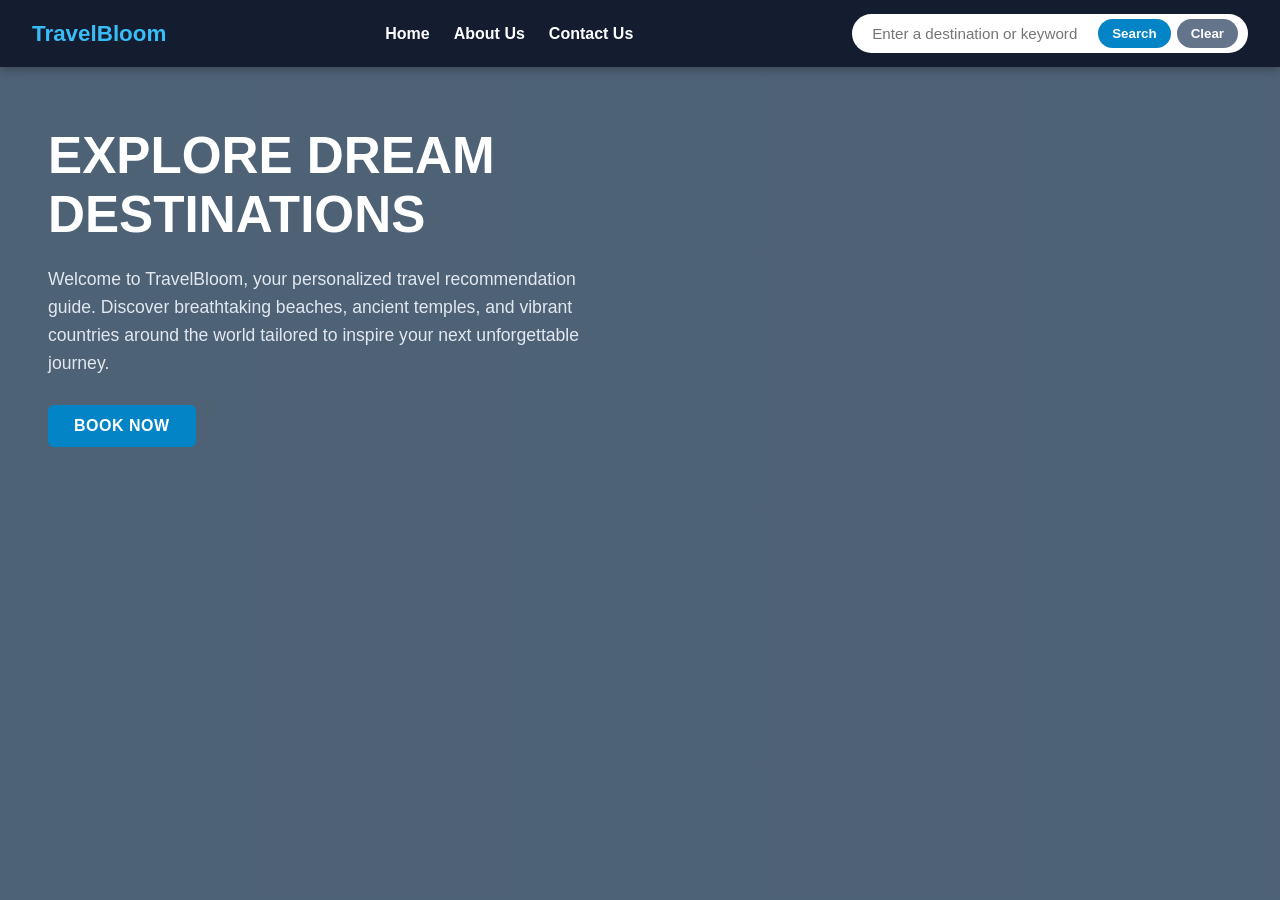
<file: index.html>
<!DOCTYPE html>
<html lang="en">
<head>
  <meta charset="UTF-8">
  <meta name="viewport" content="width=device-width, initial-scale=1.0">
  <title>TravelBloom - Travel Recommendation Platform</title>
  <link rel="stylesheet" href="style.css">
</head>
<body>
  <nav>
    <div class="logo">TravelBloom</div>
    <ul class="nav-links">
      <li><a href="index.html">Home</a></li>
      <li><a href="about.html">About Us</a></li>
      <li><a href="contact.html">Contact Us</a></li>
    </ul>
    <div class="search-container">
      <input type="text" id="searchInput" placeholder="Enter a destination or keyword">
      <button type="button" id="btnSearch">Search</button>
      <button type="button" id="btnClear">Clear</button>
    </div>
  </nav>

  <main class="main-wrapper">
    <section class="hero-section">
      <h1>Explore Dream Destinations</h1>
      <p>
        Welcome to TravelBloom, your personalized travel recommendation guide.
        Discover breathtaking beaches, ancient temples, and vibrant countries around
        the world tailored to inspire your next unforgettable journey.
      </p>
      <a href="#resultsContainer" class="cta-btn">BOOK NOW</a>
    </section>

    <section id="resultsContainer" class="results-container" aria-live="polite"></section>
  </main>

  <script src="travel_recommendation.js"></script>
</body>
</html>
</file>
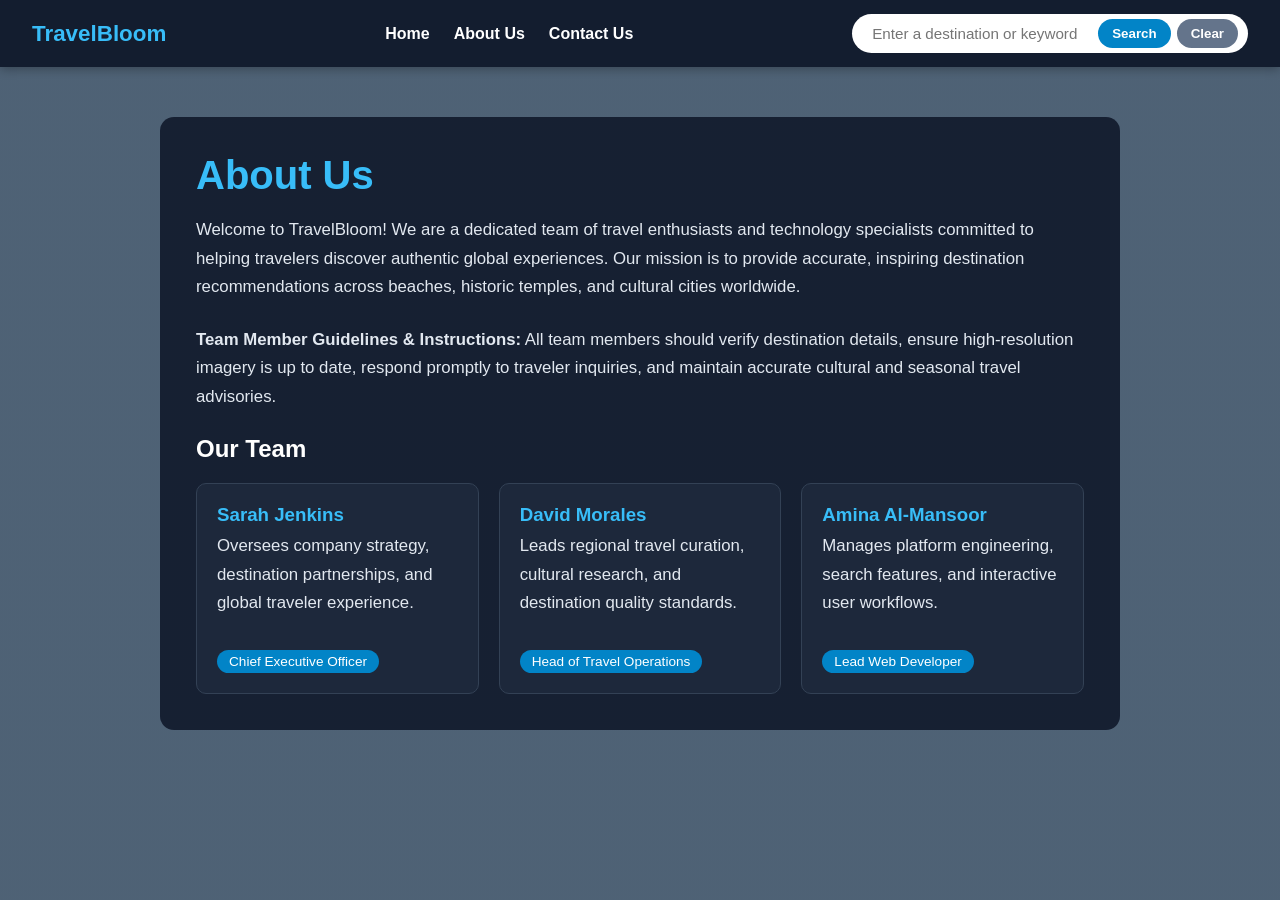
<file: about.html>
<!DOCTYPE html>
<html lang="en">
<head>
  <meta charset="UTF-8">
  <meta name="viewport" content="width=device-width, initial-scale=1.0">
  <title>About Us - TravelBloom</title>
  <link rel="stylesheet" href="style.css">
</head>
<body>
  <nav>
    <div class="logo">TravelBloom</div>
    <ul class="nav-links">
      <li><a href="index.html">Home</a></li>
      <li><a href="about.html">About Us</a></li>
      <li><a href="contact.html">Contact Us</a></li>
    </ul>
    <div class="search-container">
      <input type="text" id="searchInput" placeholder="Enter a destination or keyword">
      <button type="button" id="btnSearch" onclick="window.location.href='index.html'">Search</button>
      <button type="button" id="btnClear" onclick="document.getElementById('searchInput').value=''">Clear</button>
    </div>
  </nav>

  <main class="page-section">
    <h1>About Us</h1>
    <p>
      Welcome to TravelBloom! We are a dedicated team of travel enthusiasts and technology
      specialists committed to helping travelers discover authentic global experiences.
      Our mission is to provide accurate, inspiring destination recommendations across beaches,
      historic temples, and cultural cities worldwide.
    </p>
    <p>
      <strong>Team Member Guidelines &amp; Instructions:</strong> All team members should verify
      destination details, ensure high-resolution imagery is up to date, respond promptly to
      traveler inquiries, and maintain accurate cultural and seasonal travel advisories.
    </p>

    <h2>Our Team</h2>
    <div class="team-grid">
      <div class="team-card">
        <h3>Sarah Jenkins</h3>
        <p>Oversees company strategy, destination partnerships, and global traveler experience.</p>
        <span class="role-badge">Chief Executive Officer</span>
      </div>
      <div class="team-card">
        <h3>David Morales</h3>
        <p>Leads regional travel curation, cultural research, and destination quality standards.</p>
        <span class="role-badge">Head of Travel Operations</span>
      </div>
      <div class="team-card">
        <h3>Amina Al-Mansoor</h3>
        <p>Manages platform engineering, search features, and interactive user workflows.</p>
        <span class="role-badge">Lead Web Developer</span>
      </div>
    </div>
  </main>
</body>
</html>
</file>
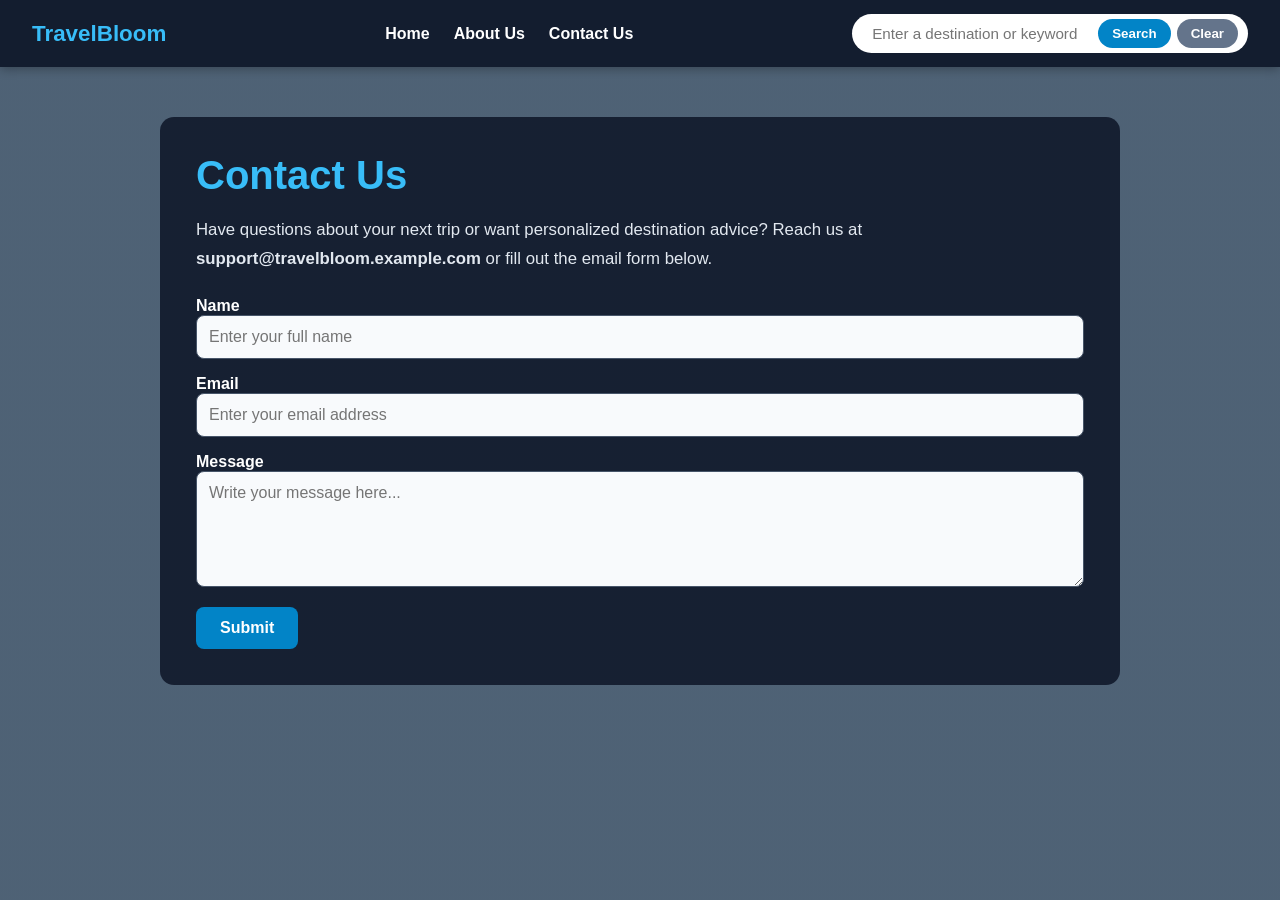
<file: contact.html>
<!DOCTYPE html>
<html lang="en">
<head>
  <meta charset="UTF-8">
  <meta name="viewport" content="width=device-width, initial-scale=1.0">
  <title>Contact Us - TravelBloom</title>
  <link rel="stylesheet" href="style.css">
</head>
<body>
  <nav>
    <div class="logo">TravelBloom</div>
    <ul class="nav-links">
      <li><a href="index.html">Home</a></li>
      <li><a href="about.html">About Us</a></li>
      <li><a href="contact.html">Contact Us</a></li>
    </ul>
    <div class="search-container">
      <input type="text" id="searchInput" placeholder="Enter a destination or keyword">
      <button type="button" id="btnSearch" onclick="window.location.href='index.html'">Search</button>
      <button type="button" id="btnClear" onclick="document.getElementById('searchInput').value=''">Clear</button>
    </div>
  </nav>

  <main class="page-section">
    <h1>Contact Us</h1>
    <p>
      Have questions about your next trip or want personalized destination advice?
      Reach us at <strong>support@travelbloom.example.com</strong> or fill out the email form below.
    </p>

    <form class="contact-form" onsubmit="event.preventDefault(); alert('Thank you! Your message has been sent.'); this.reset();">
      <div>
        <label for="name">Name</label>
        <input type="text" id="name" name="name" placeholder="Enter your full name" required>
      </div>
      <div>
        <label for="email">Email</label>
        <input type="email" id="email" name="email" placeholder="Enter your email address" required>
      </div>
      <div>
        <label for="message">Message</label>
        <textarea id="message" name="message" rows="5" placeholder="Write your message here..." required></textarea>
      </div>
      <button type="submit">Submit</button>
    </form>
  </main>
</body>
</html>
</file>
<file: style.css>
* {
  box-sizing: border-box;
  margin: 0;
  padding: 0;
  font-family: 'Segoe UI', Tahoma, Geneva, Verdana, sans-serif;
}

body {
  background: linear-gradient(rgba(10, 37, 64, 0.72), rgba(10, 37, 64, 0.72)),
              url('https://images.unsplash.com/photo-1469854523086-cc02fe5d8800?auto=format&fit=crop&w=1600&q=80') no-repeat center center fixed;
  background-size: cover;
  color: #ffffff;
  min-height: 100vh;
}

nav {
  display: flex;
  justify-content: space-between;
  align-items: center;
  background-color: rgba(15, 23, 42, 0.92);
  padding: 14px 32px;
  position: sticky;
  top: 0;
  z-index: 100;
  box-shadow: 0 2px 10px rgba(0, 0, 0, 0.3);
}

.logo {
  font-size: 1.4rem;
  font-weight: bold;
  color: #38bdf8;
}

.nav-links {
  display: flex;
  gap: 24px;
  list-style: none;
}

.nav-links a {
  color: #ffffff;
  text-decoration: none;
  font-weight: 600;
  transition: color 0.2s;
}

.nav-links a:hover {
  color: #38bdf8;
}

.search-container {
  display: flex;
  align-items: center;
  background-color: #ffffff;
  border-radius: 25px;
  padding: 5px 10px;
  gap: 6px;
}

.search-container input {
  border: none;
  outline: none;
  padding: 6px 10px;
  font-size: 0.95rem;
  width: 230px;
  color: #1e293b;
}

.search-container button {
  background-color: #0284c7;
  color: #ffffff;
  border: none;
  padding: 7px 14px;
  border-radius: 18px;
  cursor: pointer;
  font-weight: 600;
  transition: background-color 0.2s;
}

.search-container button:hover {
  background-color: #0369a1;
}

#btnClear {
  background-color: #64748b;
}

#btnClear:hover {
  background-color: #475569;
}

.main-wrapper {
  display: flex;
  justify-content: space-between;
  align-items: flex-start;
  padding: 60px 48px;
  gap: 40px;
  flex-wrap: wrap;
}

.hero-section {
  max-width: 560px;
}

.hero-section h1 {
  font-size: 3.2rem;
  line-height: 1.15;
  margin-bottom: 20px;
  text-transform: uppercase;
}

.hero-section p {
  font-size: 1.1rem;
  line-height: 1.6;
  margin-bottom: 28px;
  color: #e2e8f0;
}

.cta-btn {
  display: inline-block;
  background-color: #0284c7;
  color: #ffffff;
  padding: 12px 26px;
  border-radius: 6px;
  text-decoration: none;
  font-weight: bold;
  letter-spacing: 0.5px;
}

.results-container {
  flex: 1;
  min-width: 340px;
  max-width: 650px;
  display: flex;
  flex-direction: column;
  gap: 20px;
}

.result-card {
  background-color: #ffffff;
  color: #0f172a;
  border-radius: 12px;
  overflow: hidden;
  box-shadow: 0 8px 20px rgba(0, 0, 0, 0.35);
}

.result-card img {
  width: 100%;
  height: 230px;
  object-fit: cover;
  display: block;
}

.result-card-body {
  padding: 18px 22px;
}

.result-card-body h3 {
  font-size: 1.35rem;
  margin-bottom: 8px;
  color: #0f172a;
}

.result-card-body p {
  font-size: 0.98rem;
  line-height: 1.5;
  color: #475569;
  margin-bottom: 14px;
}

.visit-btn {
  background-color: #0284c7;
  color: #ffffff;
  border: none;
  padding: 8px 18px;
  border-radius: 6px;
  cursor: pointer;
  font-weight: 600;
}

.page-section {
  max-width: 960px;
  margin: 50px auto;
  padding: 36px;
  background-color: rgba(15, 23, 42, 0.88);
  border-radius: 14px;
}

.page-section h1 {
  font-size: 2.5rem;
  margin-bottom: 18px;
  color: #38bdf8;
}

.page-section p {
  font-size: 1.05rem;
  line-height: 1.7;
  margin-bottom: 24px;
  color: #e2e8f0;
}

.team-grid {
  display: grid;
  grid-template-columns: repeat(auto-fit, minmax(240px, 1fr));
  gap: 20px;
  margin-top: 20px;
}

.team-card {
  background-color: rgba(30, 41, 59, 0.95);
  padding: 20px;
  border-radius: 10px;
  border: 1px solid #334155;
}

.team-card h3 {
  color: #38bdf8;
  margin-bottom: 6px;
}

.role-badge {
  display: inline-block;
  background-color: #0284c7;
  color: #ffffff;
  padding: 4px 12px;
  border-radius: 12px;
  font-size: 0.85rem;
  margin-top: 8px;
}

.contact-form {
  display: flex;
  flex-direction: column;
  gap: 16px;
  margin-top: 20px;
}

.contact-form label {
  font-weight: 600;
}

.contact-form input,
.contact-form textarea {
  width: 100%;
  padding: 12px;
  border-radius: 8px;
  border: 1px solid #475569;
  background-color: #f8fafc;
  color: #0f172a;
  font-size: 1rem;
}

.contact-form button {
  background-color: #0284c7;
  color: #ffffff;
  border: none;
  padding: 12px 24px;
  border-radius: 8px;
  font-size: 1rem;
  font-weight: bold;
  cursor: pointer;
  align-self: flex-start;
}
</file>
